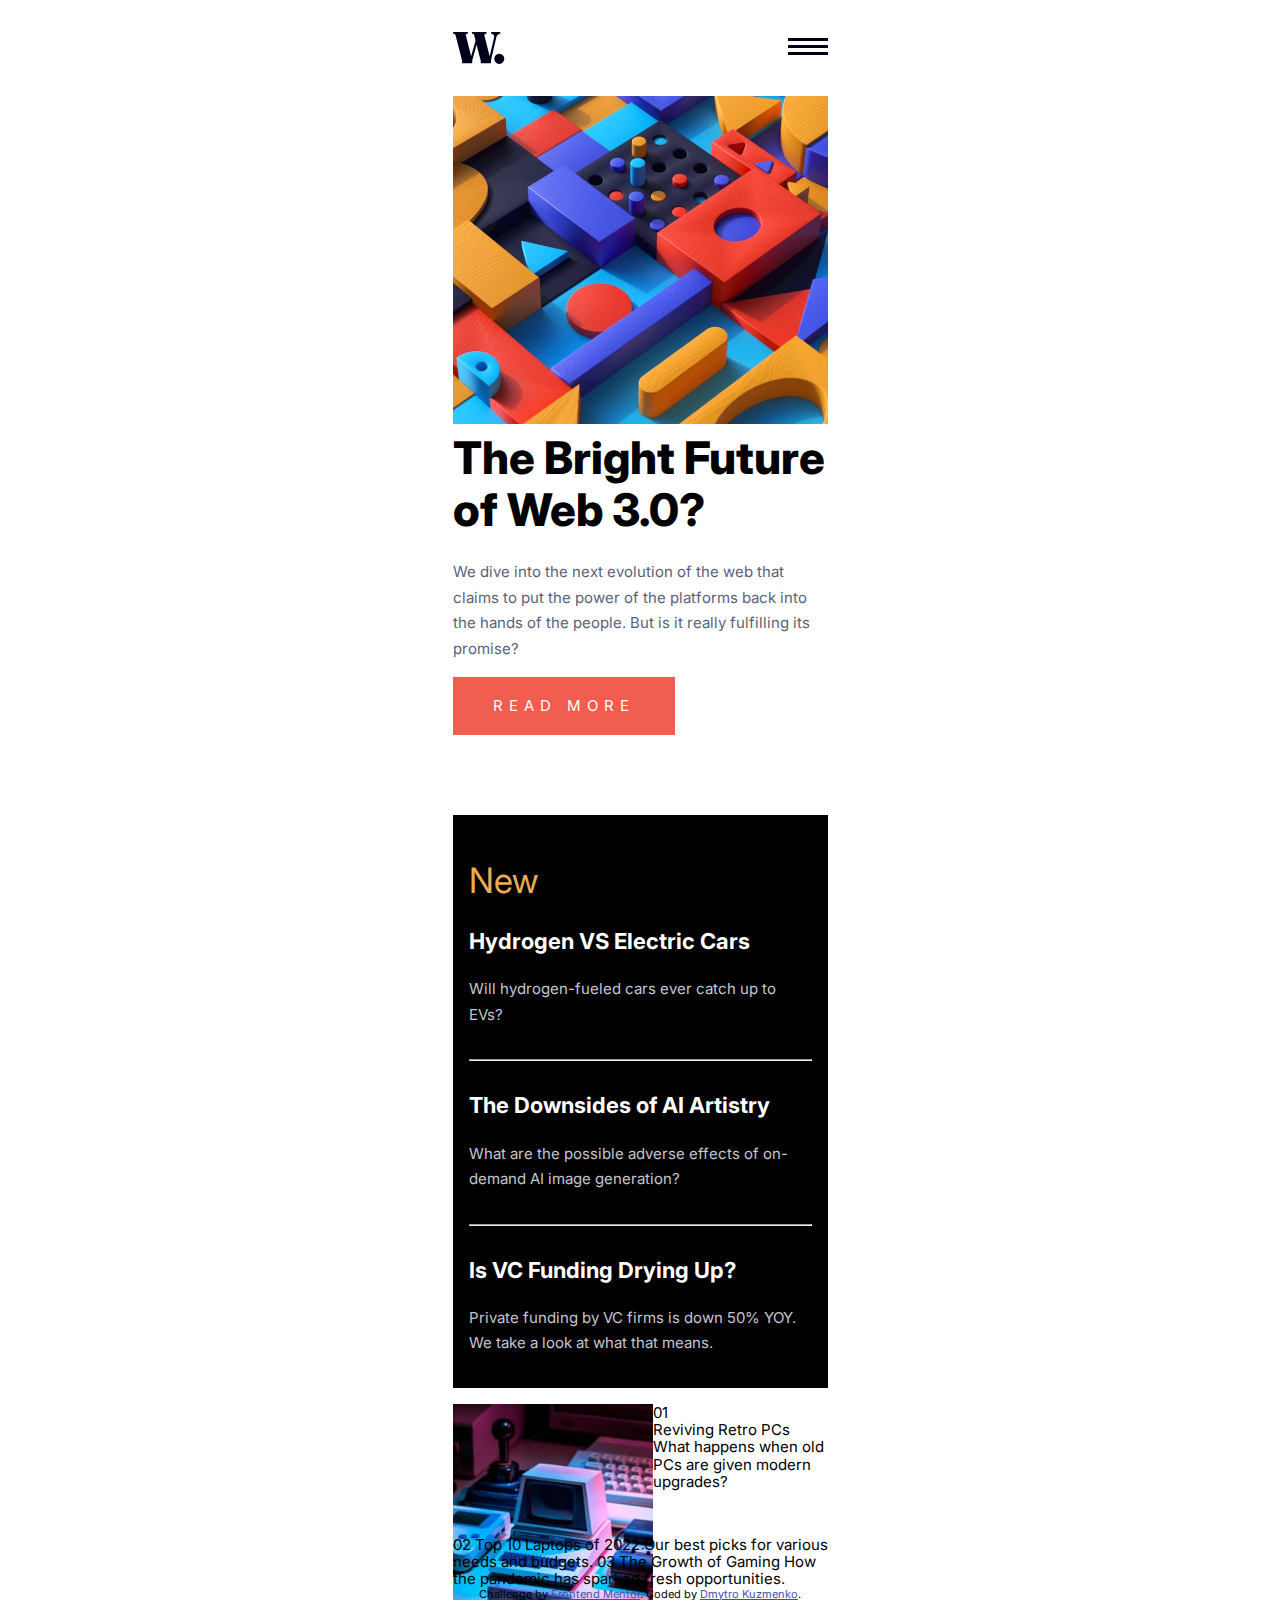
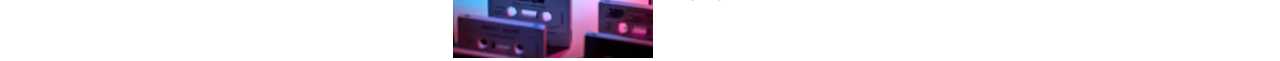
<file: news-homepage-main/index.html>
<!DOCTYPE html>
<html lang="en">

<head>
	<meta charset="UTF-8">
	<meta name="viewport" content="width=device-width, initial-scale=1.0">
	<link rel="preconnect" href="https://fonts.googleapis.com">
	<link rel="preconnect" href="https://fonts.gstatic.com" crossorigin>
	<link href="https://fonts.googleapis.com/css2?family=Inter:wght@400;700;800&display=swap" rel="stylesheet">
	<link rel="stylesheet" href="normalize.css">
	<link rel="stylesheet" href="style.css">
	<link rel="icon" type="image/png" sizes="32x32" href="./assets/images/favicon-32x32.png">

	<title>Frontend Mentor | News homepage</title>

</head>


<body>
	<header>
		<img class="logo" src="assets/images/logo.svg" alt="">
		<a href="#"><img src="assets/images/icon-menu.svg" alt=""></a>
		<nav>
			Home
			New
			Popular
			Trending
			Categories
		</nav>
	</header>
	<img src="assets/images/image-web-3-mobile.jpg" alt="hero image">
	<H1> The Bright Future of Web 3.0?</H1>

	<p> We dive into the next evolution of the web that claims to put the
		power of the platforms back into the hands of
		the people.
		But is it really fulfilling its promise?</p>
	<button type="button">Read more</button>
	<section class="news">
		<h2>New</h2>

		<h3>Hydrogen VS Electric Cars</h3>
		<p>Will hydrogen-fueled cars ever catch up to EVs?</p>
		<hr>

		<h3>The Downsides of AI Artistry</h3>
		<p>What are the possible adverse effects of on-demand AI image generation?</p>
		<hr>
		<h3>Is VC Funding Drying Up?</h3>
		<p>Private funding by VC firms is down 50% YOY. We take a look at what that means.</p>
	</section>
	<section class="news-cards">
		<div class="news-card">
			<div class="news-card_img"><img src="assets/images/image-retro-pcs.jpg" alt=""></div>
			<div class="news-card_body">
				<div class="news-card_number">01</div>
				<div class="news-card_header">Reviving Retro PCs
				</div>
				<div class="news-card_text">What happens when old PCs are given modern upgrades?</div>
			</div>
		</div>
		02
		Top 10 Laptops of 2022
		Our best picks for various needs and budgets.

		03
		The Growth of Gaming
		How the pandemic has sparked fresh opportunities.
	</section>
	<div class="attribution">
		Challenge by <a href="https://www.frontendmentor.io?ref=challenge" target="_blank">Frontend Mentor</a>.
		Coded by <a href="#">Dmytro Kuzmenko</a>.
	</div>
</body>

</html>
</file>
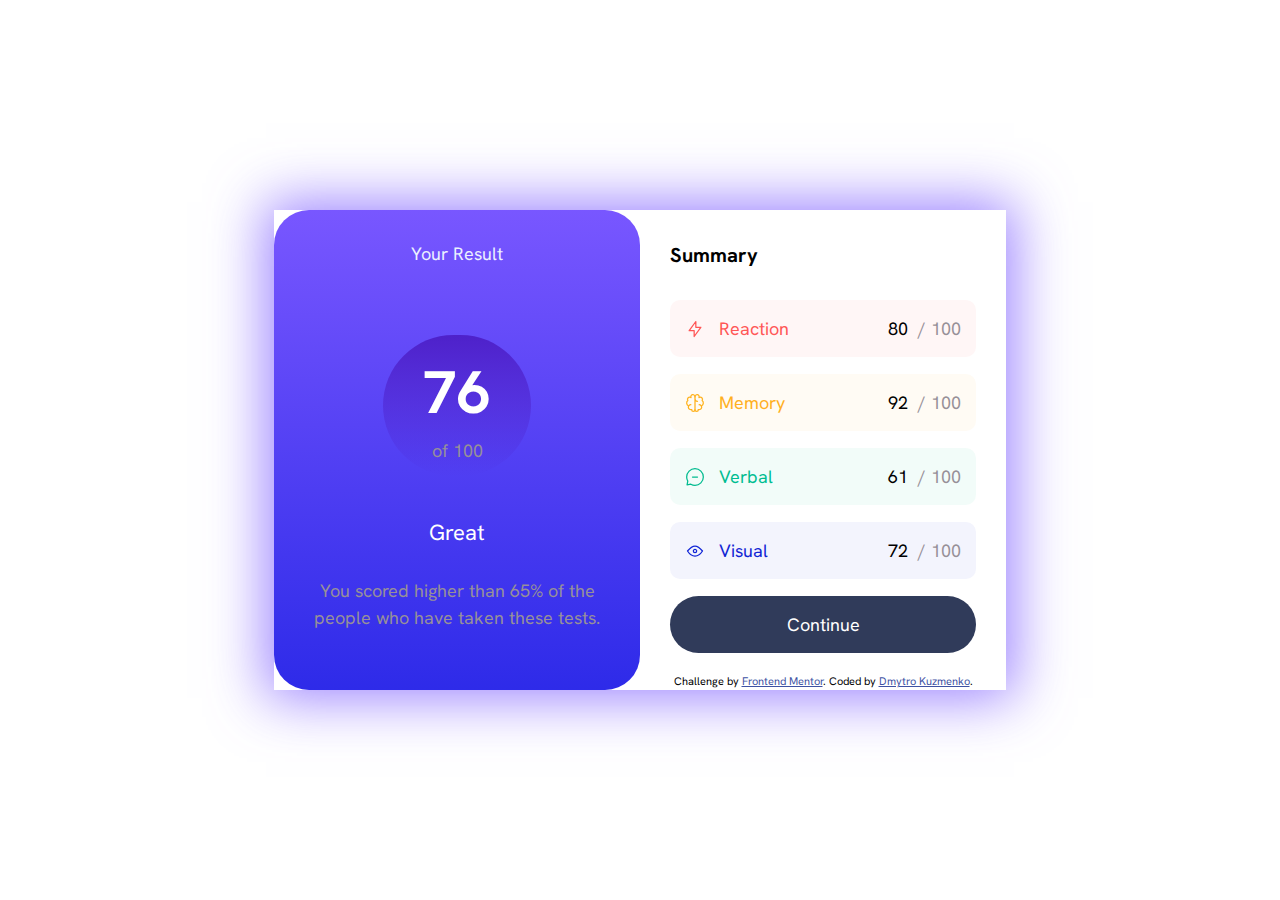
<file: results-summary-component-main/index.html>
<!DOCTYPE html>
<html lang="en">

<head>
	<meta charset="UTF-8">
	<meta name="viewport" content="width=device-width, initial-scale=1.0">
	<link rel="stylesheet" href="style.css">
	<link rel="icon" type="image/png" sizes="32x32" href="./assets/images/favicon-32x32.png">
	<link rel="preconnect" href="https://fonts.googleapis.com">
	<link rel="preconnect" href="https://fonts.gstatic.com" crossorigin>
	<link href="https://fonts.googleapis.com/css2?family=Hanken+Grotesk:wght@500;700;800&display=swap" rel="stylesheet">

	<title>Frontend Mentor | Results summary component</title>
</head>

<body>
	<main>
		<div class="result_wrapper">
			<div class="result_header">Your Result</div>
			<div class="result_value value"><mark>76</mark><br> of 100</div>
			<div class="result_word">Great</div>
			<div class="result_explanation">
				You scored higher than 65% of the people who have taken these tests.
			</div>
		</div>
		<div class="summary_wrapper">
			<h2 class="summary_header">Summary</h2>
			<div class="reaction_wrapper line_wrapper">
				<div class="reaction_img"><img src="./assets/images/icon-reaction.svg" alt="reaction icon"></div>
				<div class="reaction_name name">Reaction</div>
				<div class="reaction_value value"><mark>80 </mark>/ 100</div>
			</div>
			<div class="memory_wrapper line_wrapper">
				<div class="memory_img"><img src="./assets/images/icon-memory.svg" alt="memory icon"></div>
				<div class="memory_name name">Memory</div>
				<div class="memory_value value"><mark>92 </mark>/ 100</div>
			</div>
			<div class="verbal_wrapper line_wrapper">
				<div class="verbal_img"><img src="./assets/images/icon-verbal.svg" alt="verbal icon"></div>
				<div class="verbal_name name">Verbal</div>
				<div class="verbal_value value"><mark>61 </mark>/ 100</div>
			</div>
			<div class="visual_wrapper line_wrapper">
				<div class="visual_img"><img src="./assets/images/icon-visual.svg" alt="visual icon"></div>
				<div class="visual_name name">Visual</div>
				<div class="visual_value value"><mark>72 </mark>/ 100</div>
			</div>
			<button type="button">Continue</button>
			<div class="attribution">
				Challenge by <a href="https://www.frontendmentor.io?ref=challenge" target="_blank">Frontend Mentor</a>.
				Coded by <a href="#">Dmytro Kuzmenko</a>.
			</div>
		</div>

	</main>
</body>

</html>
</file>
<file: news-homepage-main/style.css>
body {
	display: flex;
	flex-direction: column;
	align-content: center;
	max-width: 375px;
	padding: 1rem;
	margin: 0 auto;
	font-family:'Inter', sans-serif;
	font-size: 15px;
}
h1 {
	font-weight: 800;
	font-size: 3em;
	padding: 0.5rem 0 0.5rem 0;
	margin: 0;
}
header {
	display: flex;
	justify-content: space-between;
	align-items: center;
	padding: 1rem 0 2rem 0;
}
.logo {
	height: 2rem;
}
nav {
	display: none;
}


button {
	align-self: flex-start;
	padding: 20px 40px;
	border: none;
	background-color: hsl(5, 85%, 63%);
	color: hsl(36, 100%, 99%);
	text-transform: uppercase;
	letter-spacing: 0.4em;
}
button:hover {
	background: hsl(0, 0%, 0%);
	cursor: pointer;
}
p {
	font-weight: 400;
	line-height: 1.7;
	color: hsl(236, 13%, 42%);
	margin: 1rem 0 1rem 0;
}


.news {
	background: hsl(0, 0%, 0%);
	margin: 5rem 0 1rem 0;
	padding: 1rem;
}
.news>h2 {
	font-size: 35px;
	font-weight: 400;
	color: hsl(35, 77%, 62%);
}
.news>h3 {
	font-size: 22px;
	font-weight: 700;
	color: white;
}
.news > p {
	color: hsl(233, 8%, 79%);
}
.news-card {
	display: flex;
}
.news-card_img {
	max-height: 132px;
}
hr {
	margin: 2rem 0 2rem 0;
}
.attribution {
	font-size: 11px;
	text-align: center;
}
.attribution a {
	color: hsl(228, 45%, 44%);
}
</file>
<file: results-summary-component-main/style.css>
/*
    Josh's Custom CSS Reset
    https://www.joshwcomeau.com/css/custom-css-reset/
*/

*,
*::before,
*::after {
  box-sizing: border-box;
}
* {
    margin: 0;
    font-family: 'Hanken Grotesk', sans-serif;
}
html,
body {
    height: 100%;
    font-size: 18px;
}
body {
  line-height: 1.5;
  -webkit-font-smoothing: antialiased;
}
img,
picture,
video,
canvas,
svg {
  display: block;
  max-width: 100%;
}
input,
button,
textarea,
select {
  font: inherit;
}
p,
h1,
h2,
h3,
h4,
h5,
h6 {
  overflow-wrap: break-word;
}
#root,
#__next {
  isolation: isolate;
}
/*
    End of reset
*/

body {
    width: 100%;
    display: grid;
    place-items: center;
}
main {
    display: grid;
    justify-items: center;
    max-width: 375px;
    margin: 0 auto;
    background-color: hsl(0, 0%, 100%);
	box-shadow: 0px 0px 53px 8px hsla(252, 100%, 67%, 0.75);
		-webkit-box-shadow: 0px 0px 53px 8px hsla(252, 100%, 67%, 0.75);
		-moz-box-shadow: 0px 0px 53px 8px hsla(252, 100%, 67%, 0.75);

}
.value{
    color: hsl(293, 4%, 58%);
}
.line_wrapper {
	margin-bottom: 17px;
	padding: 15px;
	border-radius: 10px;
	display: grid;
    max-width: 100%;
    width: auto;
    grid-template-columns: 0.5fr 3fr 2fr;
    align-items: center;
}
.line_wrapper > .value{
    align-self: end;
    justify-self: end;
} 
.line_wrapper  mark{
    background-color: inherit;
    margin-right: 5px;
}
.line_wrapper .name {
    margin-left: 9px;
}

/*result section*/

.result_wrapper{
    display: grid;
    max-width: 366px;
    justify-items: center;
    background-image: linear-gradient(hsl(252,100%,67%), hsl(241,81%,54%));
    border-radius: 0px 0px 35px 35px;
    padding: 30px 20px;
}
.result_header{
    color: hsl(221, 100%, 96%);
}
.result_value {
    padding: 12px 40px;
    margin: 25px;
    background-image: linear-gradient(hsla(256, 72%, 46%, 1), hsla(241, 72%, 46%, 0));
    border-radius: 80px;
    max-width: fit-content;
    align-self: center;
    text-align: center;
}
.result_value mark {
    font-size: 60px;
    background-color: inherit;
    color: hsl(0, 0%, 100%);
    font-weight: 700;
}
.result_word{
    color: hsl(0, 0%, 100%);
    font-size: 22px;
}
.result_explanation{
    text-align: center;
    color: hsl(293, 4%, 58%);
}

/*summary section*/

.summary_wrapper {
	display: grid;
	width: 100%;
    padding: 30px 30px 0 30px;
}
.summary_header {
    font-size: 20px;
    text-align: left;
    margin-bottom: 30px;
}

/*reaction section*/
.reaction_wrapper{
    background-color:hsla(0, 100%, 67%, 0.05);
}
.reaction_name {
    color: hsl(0, 100%, 67%);
}

/*memory section*/
.memory_wrapper{
    background-color: hsla(39, 100%, 56%, 0.05);;
}
.memory_name {
    color: hsl(39, 100%, 56%);
}

/*verbal section*/

.verbal_wrapper{
    background-color: hsla(166, 100%, 37%, 0.05);

}
.verbal_name {
    color: hsl(166, 100%, 37%);
}

/*visual section*/

.visual_wrapper{
    background-color:hsla(234, 85%, 45%, 0.05);
 ;
}
.visual_name {
    color: hsl(234, 85%, 45%);
}


button, input[type="button"], input[type="submit"] {
	margin: 0 auto;
    width: 100%;
    background-color:hsl(224, 30%, 27%);
    padding: 17px;
    border-radius: 35px;
    border: none;
    color: hsl(0, 0%, 100%);
    font: inherit;
    line-height: normal;
    overflow: visible;
    -webkit-appearance: none;
        -moz-appearance: none;
          appearance: none;
}
button:hover {
	cursor: pointer;
	transition: 0.1s ease-out;
	box-shadow: -4px 4px 10px 1px hsl(224, 30%, 27%); 
}
/*attribution section*/

.attribution {
	align-self: end;
    font-size: 11px;
    text-align: center;
    padding-top: 20px;
}
.attribution a {
    color: hsl(228, 45%, 44%);
}


@media screen and (min-width: 735px){
    main {
		max-width: 100%;
        grid-template-columns: 1fr 1fr;
    }
    .result_wrapper{
        justify-items: center;
        background-image: linear-gradient(hsl(252,100%,67%), hsl(241,81%,54%));
        border-radius: 35px;

    }
}
</file>
